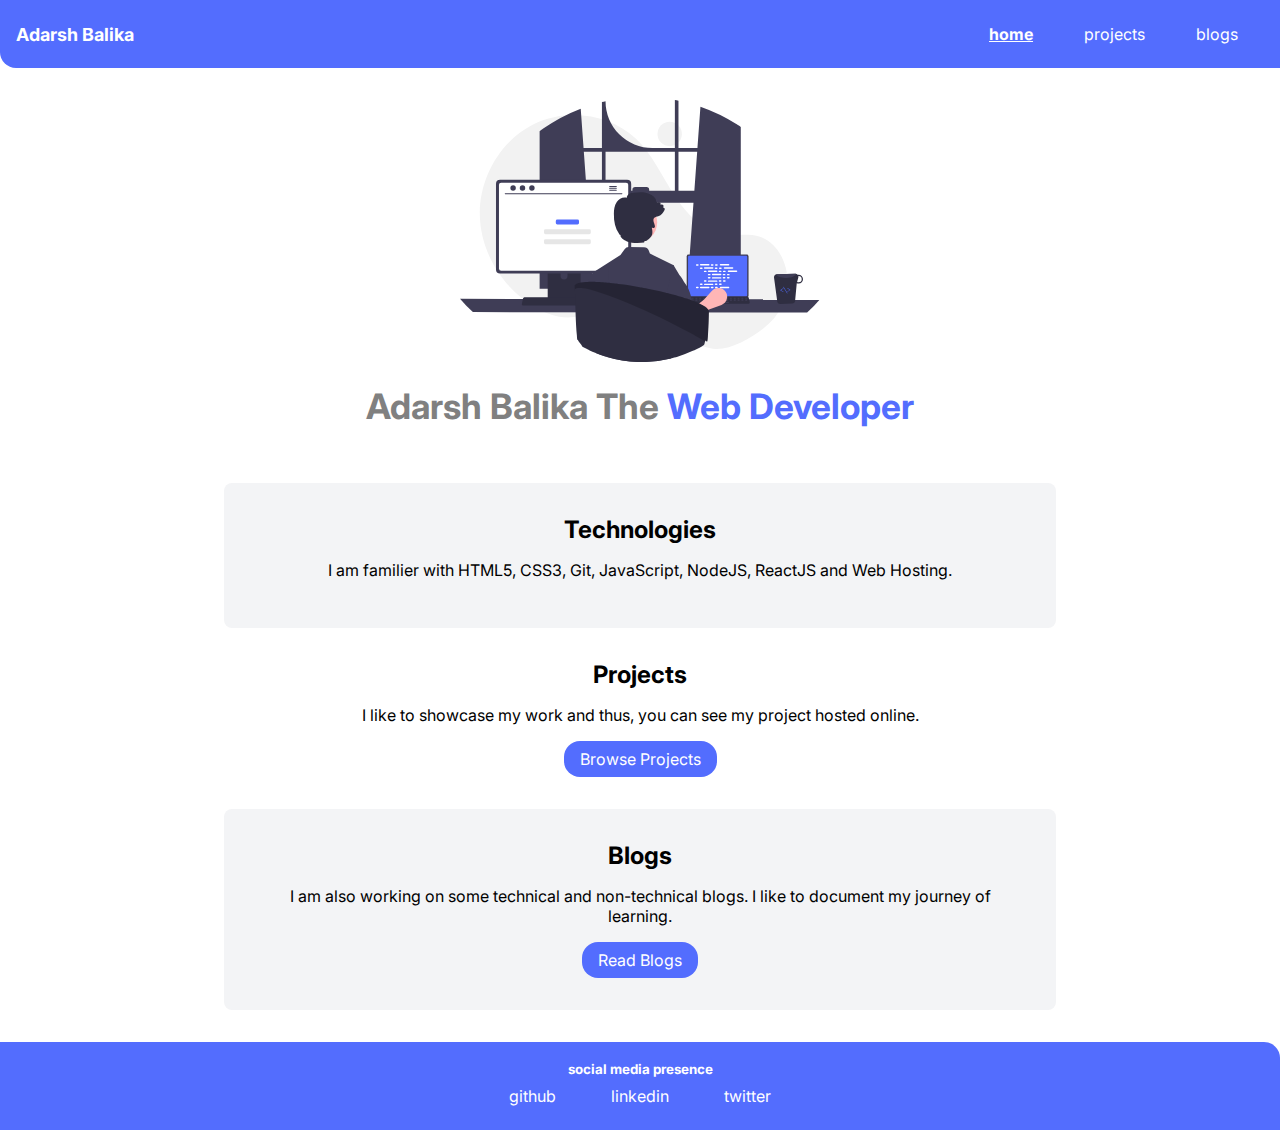
<file: index.html>
<!DOCTYPE html>
<html lang="en">
  <head>
    <meta charset="UTF-8" />
    <meta name="viewport" content="width=device-width, initial-scale=1.0" />
    <title>home | adarshbalika</title>
    <link rel="stylesheet" href="styles.css" />
  </head>
  <body>
    <nav class="navigation container">
      <div class="nav-brand">Adarsh Balika</div>
      <ul class="list-non-bullet nav-pills">
        <li class="list-item-inline">
          <a class="link link-active" href="/">home</a>
        </li>
        <li class="list-item-inline">
          <a class="link" href="/projects.html">projects</a>
        </li>
        <li class="list-item-inline">
          <a class="link" href="/blogs.html">blogs</a>
        </li>
      </ul>
    </nav>

    <header class="hero">
      <img class="hero-img" src="images/hero.svg" alt="programmer" />
      <h1 class="hero-heading">
        Adarsh Balika The
        <span class="hero-inverted">Web Developer</span>
      </h1>
    </header>

    <section class="section ow">
      <h2>Technologies</h2>
      <p>
        I am familier with HTML5, CSS3, Git, JavaScript, NodeJS, ReactJS and Web
        Hosting.
      </p>
    </section>

    <section class="section">
      <h2>Projects</h2>
      <p>
        I like to showcase my work and thus, you can see my project hosted
        online.
      </p>
      <a class="link link-primary" href="/projects.html">Browse Projects</a>
    </section>

    <section class="section ow">
      <h2>Blogs</h2>
      <p>
        I am also working on some technical and non-technical blogs. I like to
        document my journey of learning.
      </p>
      <a class="link link-primary" href="/blogs.html">Read Blogs</a>
    </section>

    <footer class="footer">
      <div><small>social media presence</small></div>
      <ul class="list-non-bullet">
        <li class="list-item-inline">
          <a class="link" href="https://www.github.com" target="_blank"
            >github</a
          >
        </li>
        <li class="list-item-inline">
          <a class="link" href="https://www.linkedin.com" target="_blank"
            >linkedin</a
          >
        </li>
        <li class="list-item-inline">
          <a class="link" href="https://www.twitter.com" target="_blank"
            >twitter</a
          >
        </li>
      </ul>
    </footer>
  </body>
</html>
</file>
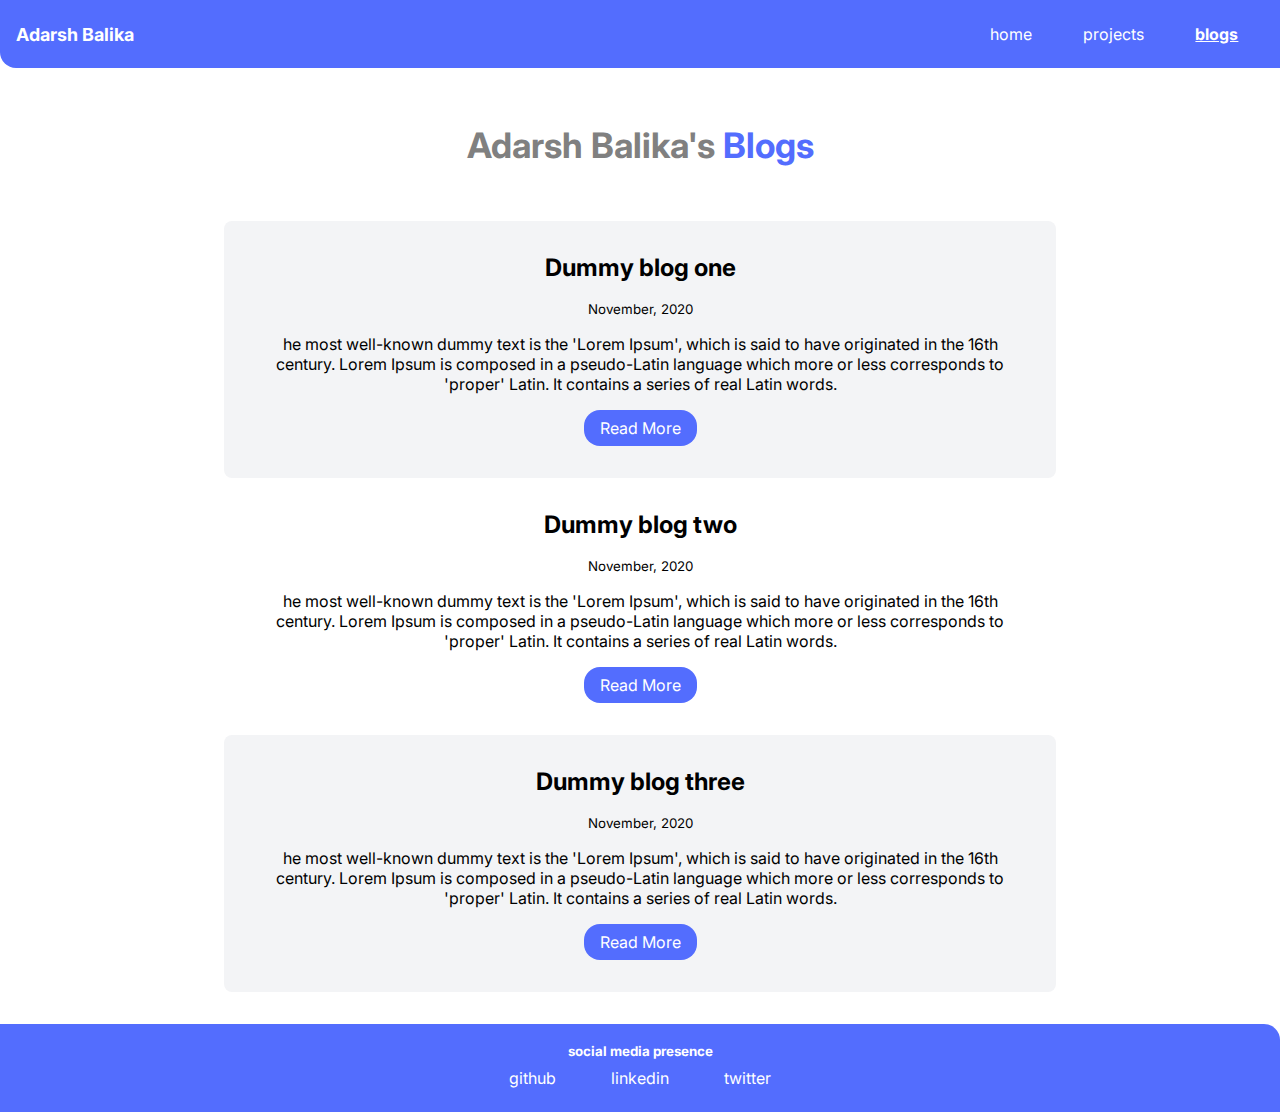
<file: blogs.html>
<!DOCTYPE html>
<html lang="en">
  <head>
    <meta charset="UTF-8" />
    <meta name="viewport" content="width=device-width, initial-scale=1.0" />
    <title>blogs | adarshbalika</title>
    <link rel="stylesheet" href="styles.css" />
  </head>
  <body>
    <nav class="navigation container">
      <div class="nav-brand">Adarsh Balika</div>
      <ul class="list-non-bullet nav-pills">
        <li class="list-item-inline">
          <a class="link" href="/">home</a>
        </li>
        <li class="list-item-inline">
          <a class="link" href="/projects.html">projects</a>
        </li>
        <li class="list-item-inline">
          <a class="link link-active" href="/blogs.html">blogs</a>
        </li>
      </ul>
    </nav>

    <header class="hero">
      <!-- <img class="hero-img" src="images/hero.svg" alt="programmer" /> -->
      <h1 class="hero-heading">
        Adarsh Balika's
        <span class="hero-inverted">Blogs</span>
      </h1>
    </header>

    <section class="section ow">
      <h2>Dummy blog one</h2>
      <small>November, 2020</small>
      <p>
        he most well-known dummy text is the 'Lorem Ipsum', which is said to
        have originated in the 16th century. Lorem Ipsum is composed in a
        pseudo-Latin language which more or less corresponds to 'proper' Latin.
        It contains a series of real Latin words.
      </p>
      <a class="link link-primary" href="/dummy-blog.html">Read More</a>
    </section>

    <section class="section">
      <h2>Dummy blog two</h2>
      <small>November, 2020</small>
      <p>
        he most well-known dummy text is the 'Lorem Ipsum', which is said to
        have originated in the 16th century. Lorem Ipsum is composed in a
        pseudo-Latin language which more or less corresponds to 'proper' Latin.
        It contains a series of real Latin words.
      </p>
      <a class="link link-primary" href="/dummy-blog.html">Read More</a>
    </section>

    <section class="section ow">
      <h2>Dummy blog three</h2>
      <small>November, 2020</small>
      <p>
        he most well-known dummy text is the 'Lorem Ipsum', which is said to
        have originated in the 16th century. Lorem Ipsum is composed in a
        pseudo-Latin language which more or less corresponds to 'proper' Latin.
        It contains a series of real Latin words.
      </p>
      <a class="link link-primary" href="/dummy-blog.html">Read More</a>
    </section>

    <footer class="footer">
      <div><small>social media presence</small></div>
      <ul class="list-non-bullet">
        <li class="list-item-inline">
          <a class="link" href="https://www.github.com" target="_blank"
            >github</a
          >
        </li>
        <li class="list-item-inline">
          <a class="link" href="https://www.linkedin.com" target="_blank"
            >linkedin</a
          >
        </li>
        <li class="list-item-inline">
          <a class="link" href="https://www.twitter.com" target="_blank"
            >twitter</a
          >
        </li>
      </ul>
    </footer>
  </body>
</html>
</file>
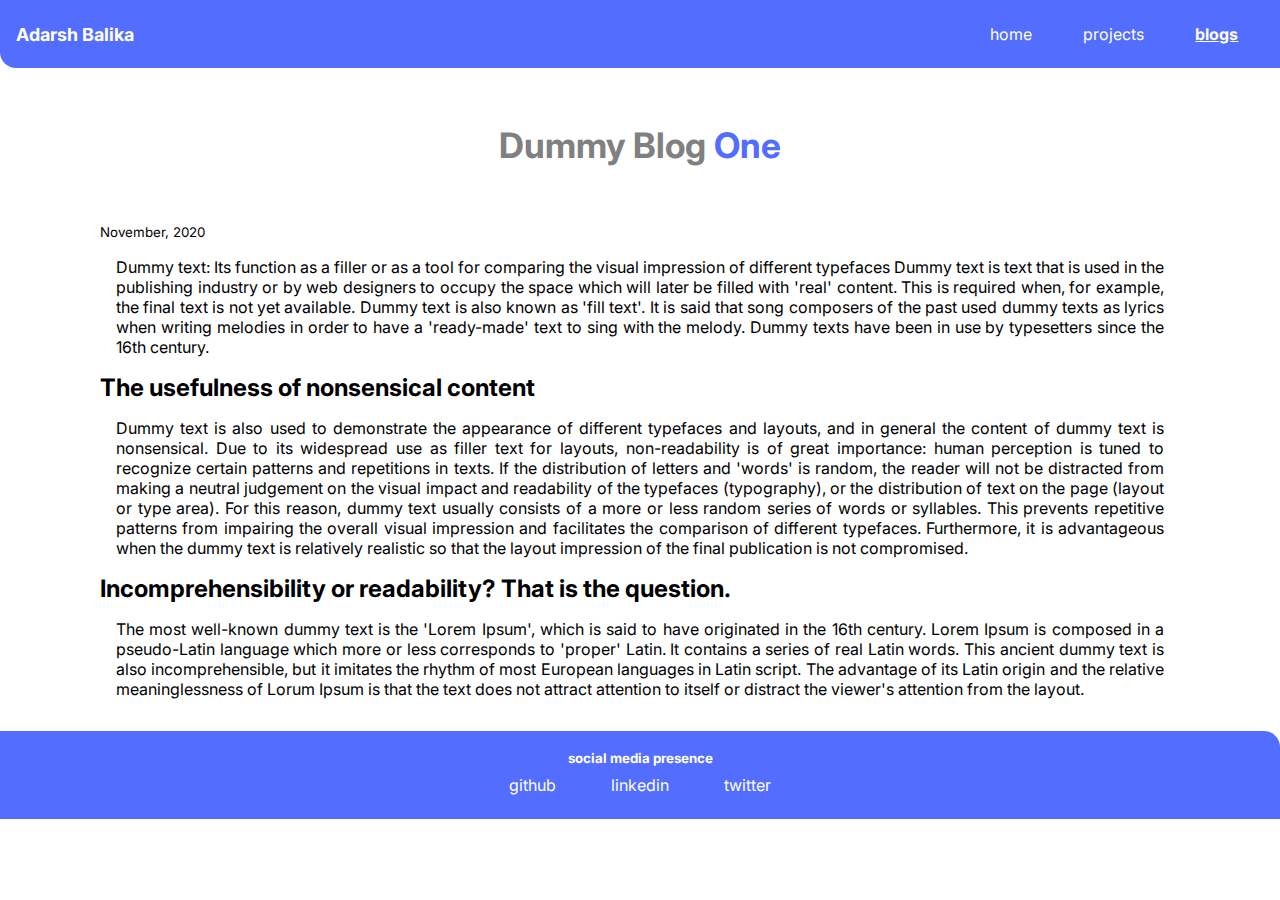
<file: dummy-blog.html>
<!DOCTYPE html>
<html lang="en">
  <head>
    <meta charset="UTF-8" />
    <meta name="viewport" content="width=device-width, initial-scale=1.0" />
    <title>dummyblog | adarshbalika</title>
    <link rel="stylesheet" href="styles.css" />
  </head>
  <body>
    <nav class="navigation container">
      <div class="nav-brand">Adarsh Balika</div>
      <ul class="list-non-bullet nav-pills">
        <li class="list-item-inline">
          <a class="link" href="/">home</a>
        </li>
        <li class="list-item-inline">
          <a class="link" href="/projects.html">projects</a>
        </li>
        <li class="list-item-inline">
          <a class="link link-active" href="/blogs.html">blogs</a>
        </li>
      </ul>
    </nav>

    <header class="hero">
      <!-- <img class="hero-img" src="images/hero.svg" alt="programmer" /> -->
      <h1 class="hero-heading">
        Dummy Blog
        <span class="hero-inverted">One</span>
      </h1>
    </header>

    <section class="blog">
      <small>November, 2020</small>
      <p>
        Dummy text: Its function as a filler or as a tool for comparing the
        visual impression of different typefaces Dummy text is text that is used
        in the publishing industry or by web designers to occupy the space which
        will later be filled with 'real' content. This is required when, for
        example, the final text is not yet available. Dummy text is also known
        as 'fill text'. It is said that song composers of the past used dummy
        texts as lyrics when writing melodies in order to have a 'ready-made'
        text to sing with the melody. Dummy texts have been in use by
        typesetters since the 16th century.
      </p>

      <h2>The usefulness of nonsensical content</h2>

      <p>
        Dummy text is also used to demonstrate the appearance of different
        typefaces and layouts, and in general the content of dummy text is
        nonsensical. Due to its widespread use as filler text for layouts,
        non-readability is of great importance: human perception is tuned to
        recognize certain patterns and repetitions in texts. If the distribution
        of letters and 'words' is random, the reader will not be distracted from
        making a neutral judgement on the visual impact and readability of the
        typefaces (typography), or the distribution of text on the page (layout
        or type area). For this reason, dummy text usually consists of a more or
        less random series of words or syllables. This prevents repetitive
        patterns from impairing the overall visual impression and facilitates
        the comparison of different typefaces. Furthermore, it is advantageous
        when the dummy text is relatively realistic so that the layout
        impression of the final publication is not compromised.
      </p>

      <h2>Incomprehensibility or readability? That is the question.</h2>

      <p>
        The most well-known dummy text is the 'Lorem Ipsum', which is said to
        have originated in the 16th century. Lorem Ipsum is composed in a
        pseudo-Latin language which more or less corresponds to 'proper' Latin.
        It contains a series of real Latin words. This ancient dummy text is
        also incomprehensible, but it imitates the rhythm of most European
        languages in Latin script. The advantage of its Latin origin and the
        relative meaninglessness of Lorum Ipsum is that the text does not
        attract attention to itself or distract the viewer's attention from the
        layout.
      </p>
    </section>

    <footer class="footer">
      <div><small>social media presence</small></div>
      <ul class="list-non-bullet">
        <li class="list-item-inline">
          <a class="link" href="https://www.github.com" target="_blank"
            >github</a
          >
        </li>
        <li class="list-item-inline">
          <a class="link" href="https://www.linkedin.com" target="_blank"
            >linkedin</a
          >
        </li>
        <li class="list-item-inline">
          <a class="link" href="https://www.twitter.com" target="_blank"
            >twitter</a
          >
        </li>
      </ul>
    </footer>
  </body>
</html>
</file>
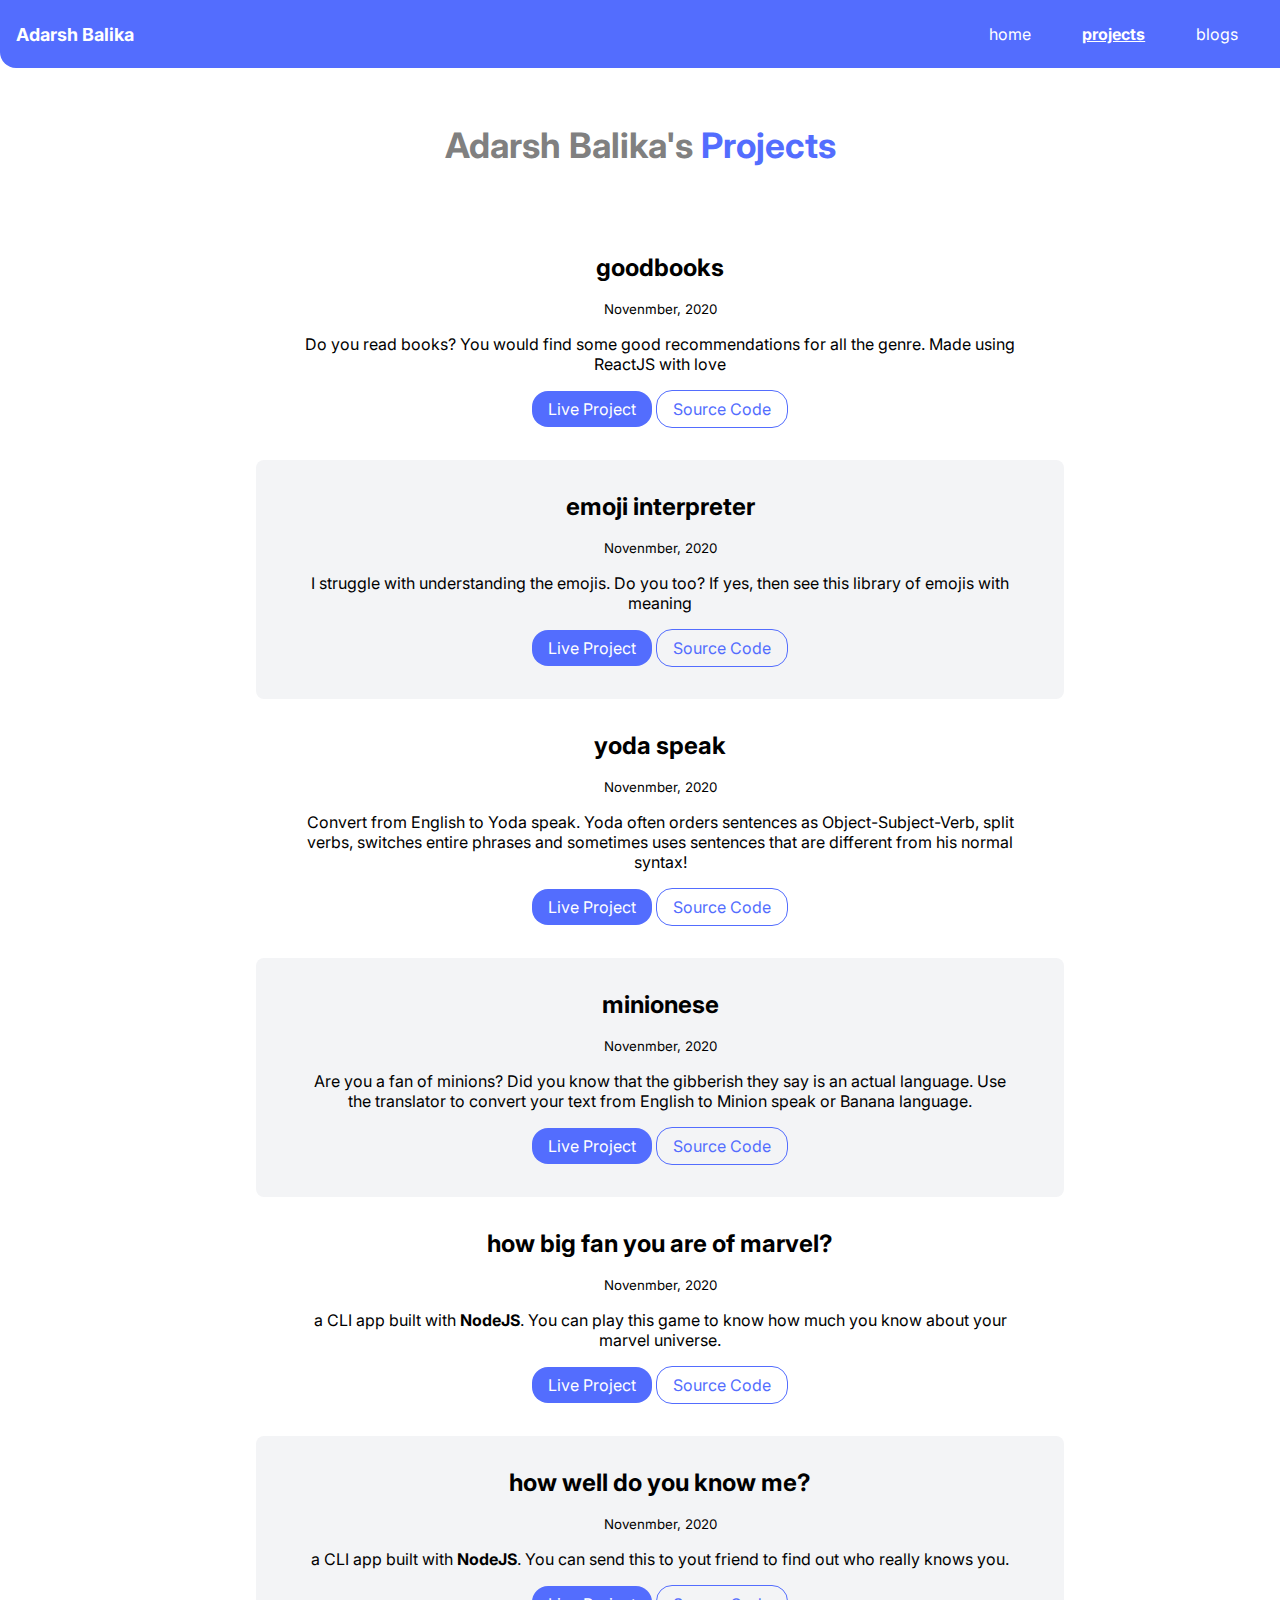
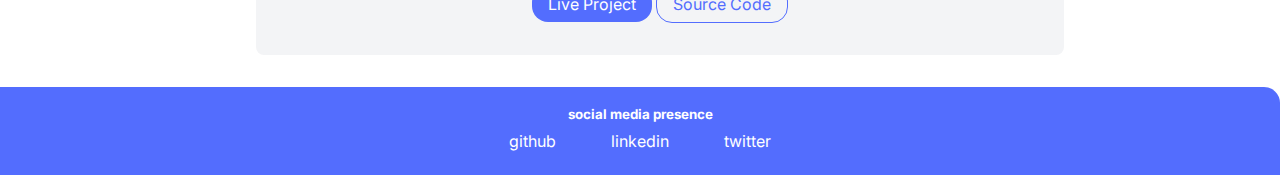
<file: projects.html>
<!DOCTYPE html>
<html lang="en">
  <head>
    <meta charset="UTF-8" />
    <meta name="viewport" content="width=device-width, initial-scale=1.0" />
    <title>projects | adarshbalika</title>
    <link rel="stylesheet" href="styles.css" />
  </head>
  <body>
    <nav class="navigation container">
      <div class="nav-brand">Adarsh Balika</div>
      <ul class="list-non-bullet nav-pills">
        <li class="list-item-inline">
          <a class="link" href="/">home</a>
        </li>
        <li class="list-item-inline">
          <a class="link link-active" href="/projects.html">projects</a>
        </li>
        <li class="list-item-inline">
          <a class="link" href="/blogs.html">blogs</a>
        </li>
      </ul>
    </nav>

    <header class="hero">
      <!-- <img class="hero-img" src="images/hero.svg" alt="programmer" /> -->
      <h1 class="hero-heading">
        Adarsh Balika's <span class="hero-inverted">Projects</span>
      </h1>
    </header>

    <ul class="list-non-bullet">
      <li>
        <section class="container container-center section">
          <h2>goodbooks</h2>
          <small>Novenmber, 2020</small>
          <p>
            Do you read books? You would find some good recommendations for all
            the genre. Made using ReactJS with love
          </p>
          <a
            class="link link-primary"
            href="https://goodbooksapp.netlify.app/"
            target="_blank"
            >Live Project</a
          >
          <a
            class="link link-secondary"
            href="https://github.com/animsh/neog-marknine"
            target="_blank"
            >Source Code</a
          >
        </section>
      </li>

      <li>
        <section class="container container-center section ow">
          <h2>emoji interpreter</h2>
          <small>Novenmber, 2020</small>
          <p>
            I struggle with understanding the emojis. Do you too? If yes, then
            see this library of emojis with meaning
          </p>
          <a
            class="link link-primary"
            href="https://travelplaces-emojiinterpreter.netlify.app/"
            target="_blank"
            >Live Project</a
          >
          <a
            class="link link-secondary"
            href="https://github.com/animsh/neog-markeight"
            target="_blank"
            >Source Code</a
          >
        </section>
      </li>

      <li>
        <section class="container container-center section">
          <h2>yoda speak</h2>
          <small>Novenmber, 2020</small>
          <p>
            Convert from English to Yoda speak. Yoda often orders sentences as
            Object-Subject-Verb, split verbs, switches entire phrases and
            sometimes uses sentences that are different from his normal syntax!
          </p>
          <a
            class="link link-primary"
            href="https://yodatalktranslation.netlify.app/"
            target="_blank"
            >Live Project</a
          >
          <a
            class="link link-secondary"
            href="https://github.com/animsh/neog-markseven"
            target="_blank"
            >Source Code</a
          >
        </section>
      </li>

      <li>
        <section class="container container-center section ow">
          <h2>minionese</h2>
          <small>Novenmber, 2020</small>
          <p>
            Are you a fan of minions? Did you know that the gibberish they say
            is an actual language. Use the translator to convert your text from
            English to Minion speak or Banana language.
          </p>
          <a
            class="link link-primary"
            href="https://minionbananatalktranslation.netlify.app/"
            target="_blank"
            >Live Project</a
          >
          <a
            class="link link-secondary"
            href="https://github.com/animsh/neog-marksix"
            target="_blank"
            >Source Code</a
          >
        </section>
      </li>

      <li>
        <section class="container container-center section">
          <h2>how big fan you are of marvel?</h2>
          <small>Novenmber, 2020</small>
          <p>
            a CLI app built with <strong>NodeJS</strong>. You can play this game
            to know how much you know about your marvel universe.
          </p>
          <a
            class="link link-primary"
            href="https://replit.com/@animsh/neog-marktwo"
            target="_blank"
            >Live Project</a
          >
          <a
            class="link link-secondary"
            href="https://github.com/animsh/neog-marktwo"
            target="_blank"
            >Source Code</a
          >
        </section>
      </li>

      <li>
        <section class="container container-center section ow">
          <h2>how well do you know me?</h2>
          <small>Novenmber, 2020</small>
          <p>
            a CLI app built with <strong>NodeJS</strong>. You can send this to
            yout friend to find out who really knows you.
          </p>
          <a
            class="link link-primary"
            href="https://replit.com/@animsh/neog-markone"
            target="_blank"
            >Live Project</a
          >
          <a
            class="link link-secondary"
            href="https://github.com/animsh/neog-markone"
            target="_blank"
            >Source Code</a
          >
        </section>
      </li>
    </ul>

    <footer class="footer">
      <div><small>social media presence</small></div>
      <ul class="list-non-bullet">
        <li class="list-item-inline">
          <a class="link" href="https://www.github.com" target="_blank"
            >github</a
          >
        </li>
        <li class="list-item-inline">
          <a class="link" href="https://www.linkedin.com" target="_blank"
            >linkedin</a
          >
        </li>
        <li class="list-item-inline">
          <a class="link" href="https://www.twitter.com" target="_blank"
            >twitter</a
          >
        </li>
      </ul>
    </footer>
  </body>
</html>
</file>
<file: styles.css>
@import url("https://fonts.googleapis.com/css2?family=Inter:wght@400;700&display=swap");

:root {
  --primary-color: #536dfe;
  --off-white-color: #f3f4f6;
  --hero-heading-color: gray;
}

body {
  font-family: "Inter", sans-serif;
  margin: 0;
}

hr {
  margin: 1rem 0;
}

h2,
p,
ul {
  margin: 0;
}

h2 {
  margin-bottom: 1rem;
}

p {
  margin: 1rem;
}

.container {
  padding: 0rem 1rem;
}

.container-center {
  max-width: 600px;
  margin: auto;
}

.link {
  display: inline-block;
  text-decoration: none;
  padding: 0.5rem 1rem;
}

.link-primary {
  background-color: var(--primary-color);
  border-radius: 1rem;
  color: white;
}

.link-secondary {
  border: 1px solid var(--primary-color);
  border-radius: 1rem;
  color: var(--primary-color);
}

.list-non-bullet {
  list-style: none;
}

.list-item-inline {
  display: inline;
  padding: 0 0.6rem;
}

.navigation {
  background-color: var(--primary-color);
  color: white;
  padding: 1rem;
  border-radius: 0 0 0 1rem;
  display: flex;
  justify-content: space-between;
  align-items: center;
}

.navigation .nav-brand {
  font-weight: bold;
  font-size: large;
}

.navigation .nav-pills {
  display: flex;
  justify-content: flex-end;
}

.navigation .link {
  color: white;
}

.navigation .link-active {
  font-weight: bold;
  text-decoration: underline;
}

.hero {
  padding: 2rem;
}

.hero .hero-img {
  max-width: 360px;
  display: block;
  margin: auto;
}

.hero .hero-heading {
  font-size: 2.2rem;
  color: var(--hero-heading-color);
  text-align: center;
}

.hero .hero-inverted {
  color: var(--primary-color);
}

.section {
  padding: 2rem;
  text-align: center;
  max-width: 60%;
  margin: auto;
}

.ow {
  background-color: var(--off-white-color);
  border-radius: 0.5rem;
}

.footer {
  background-color: var(--primary-color);
  color: white;
  padding: 1rem;
  text-align: center;
  border-radius: 0 1rem 0 0;
  margin-top: 2rem;
}

.footer small {
  font-weight: bold;
}

.footer ul {
  padding-inline-start: 0;
}

.footer a {
  color: white;
}

.blog {
  max-width: 1080px;
  margin: auto;
  text-align: justify;
}
</file>
